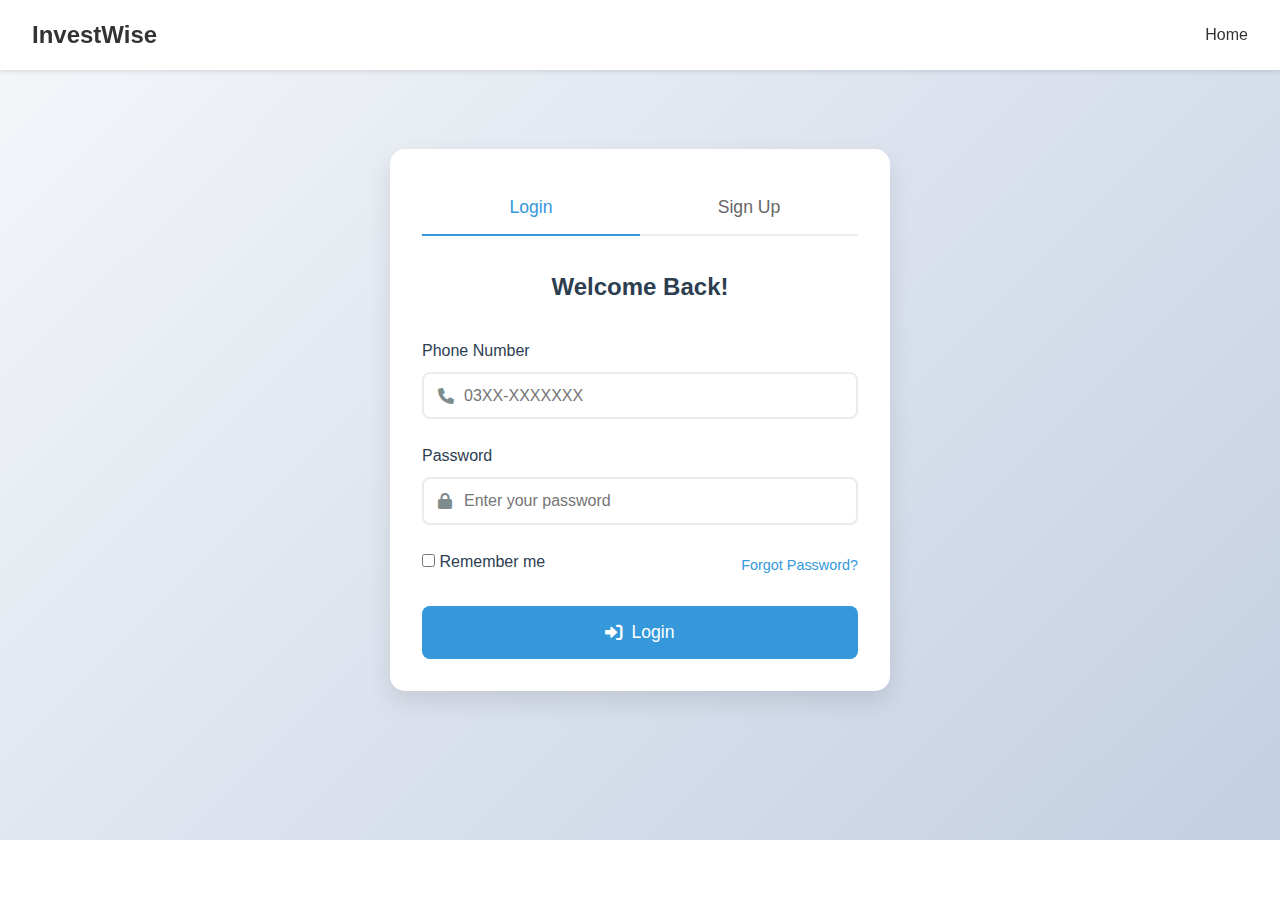
<file: index.html>
<!DOCTYPE html>
<html lang="en">
<head>
    <meta charset="UTF-8">
    <meta name="viewport" content="width=device-width, initial-scale=1.0">
    <title>InvestWise - Smart Investing Platform</title>
    <script async src="https://pagead2.googlesyndication.com/pagead/js/adsbygoogle.js?client=ca-pub-6444336202234728"
     crossorigin="anonymous"></script>
    <link rel="stylesheet" href="styles.css">
    <link rel="stylesheet" href="https://cdnjs.cloudflare.com/ajax/libs/font-awesome/6.0.0/css/all.min.css">
</head>
<body>
    <nav class="navbar">
        <div class="logo">InvestWise</div>
        <div class="menu-toggle" id="mobile-menu">
            <i class="fas fa-bars"></i>
        </div>
        <ul class="nav-links">
            <li><a href="index.html">Home</a></li>
            <li><a href="order-status.html"><i class="fas fa-tasks"></i> Payment Status</a></li>
            <li><a href="#plans">Plans</a></li>
            <li><a href="#income">Income</a></li>
            <li class="auth-links">
                <a href="login.html" class="login-link">Login</a>
                <a href="login.html" class="signup-link">Sign Up</a>
            </li>
            <li class="user-info" style="display: none;">
                <span class="user-phone"></span>
                <button class="logout-button">Logout</button>
            </li>
        </ul>
    </nav>

    <section id="home" class="hero">
        <div class="hero-content">
            <h1>Smart Investing for Your Future</h1>
            <p>Make informed decisions with real-time market data and expert insights</p>
            <button class="cta-button">Get Started</button>
        </div>
    </section>

    <section id="plans" class="plans">
        <h2>Investment Plans</h2>
        <p class="section-subtitle">Choose the perfect plan for your investment journey</p>
        <div class="plan-cards">
            <div class="plan-card starter">
                <span class="duration-badge">100 Days</span>
                <div class="plan-header">
                    <h3>Starter</h3>
                    <p class="price">Rs. 500</p>
                    <p class="description">Perfect for beginners</p>
                </div>
                <ul class="features">
                    <li><i class="fas fa-check"></i> Daily income: Rs. 150</li>
                </ul>
                <button class="select-plan">
                    <i class="fas fa-arrow-right"></i>
                    Invest Rs. 500
                </button>
            </div>

            <div class="plan-card professional">
                <span class="duration-badge">100 Days</span>
                <div class="plan-header">
                    <h3>Professional</h3>
                    <p class="price">Rs. 5,000</p>
                    <p class="description">For serious investors</p>
                </div>
                <ul class="features">
                    <li><i class="fas fa-check"></i> Daily income: Rs. 1,800</li>
                </ul>
                <button class="select-plan">
                    <i class="fas fa-arrow-right"></i>
                    Invest Rs. 5,000
                </button>
            </div>

            <div class="plan-card enterprise">
                <span class="duration-badge">100 Days</span>
                <div class="plan-header">
                    <h3>Enterprise</h3>
                    <p class="price">Rs. 7,000</p>
                    <p class="description">For professional traders</p>
                </div>
                <ul class="features">
                    <li><i class="fas fa-check"></i> Daily income: Rs. 2,500</li>
                </ul>
                <button class="select-plan">
                    <i class="fas fa-arrow-right"></i>
                    Invest Rs. 7,000
                </button>
            </div>
        </div>
    </section>

    <section id="income" class="income-section">
        <h2>Daily Income & Withdrawals</h2>
        <p class="section-subtitle">Track your earnings and manage withdrawals</p>
        
        <div class="income-container">
            <div class="transaction-actions">
                <div class="deposit-section" id="deposit">
                    <h2>Make a Deposit</h2>
                    <div class="scroll-indicator">
                        <div class="scroll-line"></div>
                    </div>
                    <form id="deposit-form">
                        <div class="form-group">
                            <label for="deposit-amount">Amount (Rs.)</label>
                            <div class="input-with-icon">
                                <i class="fas fa-rupee-sign"></i>
                                <input type="number" id="deposit-amount" required min="500" placeholder="Enter amount (min: Rs. 500)">
                            </div>
                        </div>
                        <button type="submit" class="submit-button">
                            <i class="fas fa-arrow-right"></i>
                            Proceed to Payment
                        </button>
                    </form>
                </div>

                <div class="withdraw-section">
                    <h2>Withdraw Funds</h2>
                    <form id="withdraw-form">
                        <div class="form-group">
                            <label for="withdraw-amount">Amount (Rs.)</label>
                            <div class="input-with-icon">
                                <i class="fas fa-rupee-sign"></i>
                                <input type="number" id="withdraw-amount" required min="500" placeholder="Enter amount (min: Rs. 500)">
                            </div>
                        </div>
                        <div class="form-group">
                            <label>Select Payment Method</label>
                            <div class="payment-methods">
                                <label class="payment-option">
                                    <input type="radio" name="withdraw-method" value="easypaisa" checked>
                                    <div class="payment-method-name">
                                        <img src="easypaisa.jpg" alt="EasyPaisa" class="payment-logo-img">
                                        <span>EasyPaisa</span>
                                    </div>
                                </label>
                                <label class="payment-option">
                                    <input type="radio" name="withdraw-method" value="jazzcash">
                                    <div class="payment-method-name">
                                        <img src="jazzcash.png" alt="JazzCash" class="payment-logo-img">
                                        <span>JazzCash</span>
                                    </div>
                                </label>
                            </div>
                        </div>
                        <div class="form-group">
                            <label for="withdraw-phone">Phone Number</label>
                            <div class="input-with-icon">
                                <i class="fas fa-phone"></i>
                                <input type="tel" id="withdraw-phone" pattern="03[0-9]{9}" required placeholder="03XX-XXXXXXX">
                            </div>
                        </div>
                        <button type="submit" class="submit-button">
                            <i class="fas fa-money-bill-wave"></i>
                            Request Withdrawal
                        </button>
                    </form>
                    <div class="status-link">
                        <a href="order-status.html" class="track-status-button">
                            <i class="fas fa-chart-line"></i>
                            Track Your Payment Status
                        </a>
                    </div>
                </div>
            </div>
        </div>
    </section>

    <footer>
        <div class="footer-content">
            <div class="footer-section">
                <h3>InvestWise</h3>
                <p>Smart investing for everyone</p>
            </div>
            <div class="footer-section">
                <h3>Quick Links</h3>
                <ul>
                    <li><a href="#home">Home</a></li>
                    <li><a href="#plans">Plans</a></li>
                </ul>
            </div>
            <div class="footer-section">
                <h3>Follow Us</h3>
                <div class="social-links">
                    <a href="#"><i class="fab fa-twitter"></i></a>
                    <a href="#"><i class="fab fa-linkedin"></i></a>
                    <a href="#"><i class="fab fa-facebook"></i></a>
                </div>
            </div>
        </div>
        <div class="footer-bottom">
            <p>&copy; 2024 InvestWise. All rights reserved.</p>
        </div>
    </footer>

    <script src="script.js"></script>
</body>
</html>
</file>
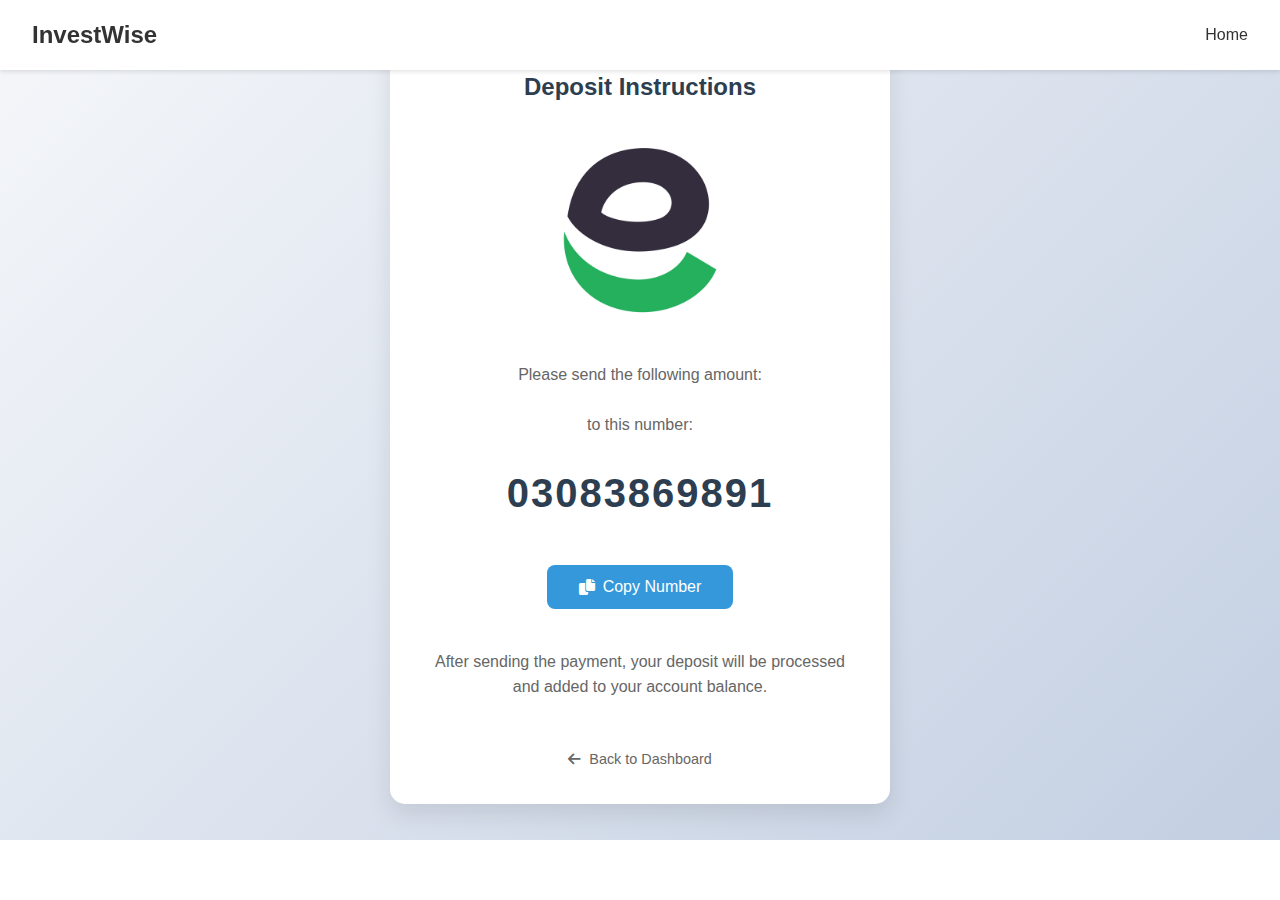
<file: deposit-instructions.html>
<!DOCTYPE html>
<html lang="en">
<head>
    <meta charset="UTF-8">
    <meta name="viewport" content="width=device-width, initial-scale=1.0">
    <title>Deposit Instructions - InvestWise</title>
    <script async src="https://pagead2.googlesyndication.com/pagead/js/adsbygoogle.js?client=ca-pub-6444336202234728"
     crossorigin="anonymous"></script>
    <link rel="stylesheet" href="styles.css">
    <link rel="stylesheet" href="https://cdnjs.cloudflare.com/ajax/libs/font-awesome/6.0.0/css/all.min.css">
    <style>
        .instruction-container {
            min-height: calc(100vh - 60px);
            display: flex;
            align-items: center;
            justify-content: center;
            padding: 2rem;
            background: linear-gradient(135deg, #f5f7fa 0%, #c3cfe2 100%);
        }

        .instruction-box {
            background: white;
            border-radius: 15px;
            box-shadow: 0 10px 25px rgba(0, 0, 0, 0.1);
            width: 100%;
            max-width: 500px;
            padding: 2rem;
            text-align: center;
        }

        .instruction-box h2 {
            color: #2c3e50;
            margin-bottom: 1.5rem;
        }

        .amount-display {
            font-size: 2rem;
            color: #3498db;
            margin: 1.5rem 0;
            font-weight: bold;
        }

        .phone-number {
            font-size: 2.5rem;
            color: #2c3e50;
            margin: 1.5rem 0;
            font-weight: bold;
            letter-spacing: 2px;
        }

        .instruction-text {
            color: #666;
            line-height: 1.6;
            margin: 1.5rem 0;
        }

        .copy-button {
            background: #3498db;
            color: white;
            border: none;
            padding: 0.8rem 2rem;
            border-radius: 8px;
            cursor: pointer;
            font-size: 1rem;
            display: inline-flex;
            align-items: center;
            gap: 0.5rem;
            margin: 1rem 0;
            transition: background 0.3s ease;
        }

        .copy-button:hover {
            background: #2980b9;
        }

        .back-button {
            display: inline-flex;
            align-items: center;
            gap: 0.5rem;
            color: #666;
            text-decoration: none;
            margin-top: 1.5rem;
            font-size: 0.9rem;
        }

        .back-button:hover {
            color: #3498db;
        }

        .payment-logo {
            width: 200px;
            margin: 1rem auto;
        }

        .payment-logo img {
            width: 100%;
            height: auto;
        }
    </style>
</head>
<body>
    <nav class="navbar">
        <div class="logo">InvestWise</div>
        <ul class="nav-links">
            <li><a href="index.html">Home</a></li>
        </ul>
    </nav>

    <div class="instruction-container">
        <div class="instruction-box">
            <h2>Deposit Instructions</h2>
            <div class="payment-logo">
                <img src="easypaisa.jpg" alt="EasyPaisa">
            </div>
            <p class="instruction-text">Please send the following amount:</p>
            <div class="amount-display" id="deposit-amount-display"></div>
            <p class="instruction-text">to this number:</p>
            <div class="phone-number">03083869891</div>
            <button class="copy-button" onclick="copyNumber()">
                <i class="fas fa-copy"></i>
                Copy Number
            </button>
            <p class="instruction-text">
                After sending the payment, your deposit will be processed<br>
                and added to your account balance.
            </p>
            <a href="index.html" class="back-button">
                <i class="fas fa-arrow-left"></i>
                Back to Dashboard
            </a>
        </div>
    </div>

    <script>
        // Get amount from URL parameters
        const urlParams = new URLSearchParams(window.location.search);
        const amount = parseFloat(urlParams.get('amount'));
        
        // Display amount
        if (amount) {
            document.getElementById('deposit-amount-display').textContent = 
                `Rs. ${amount.toLocaleString('en-PK')}`;
        }

        // Copy number function
        function copyNumber() {
            navigator.clipboard.writeText('03083869891')
                .then(() => {
                    const button = document.querySelector('.copy-button');
                    button.innerHTML = '<i class="fas fa-check"></i> Copied!';
                    setTimeout(() => {
                        button.innerHTML = '<i class="fas fa-copy"></i> Copy Number';
                    }, 2000);
                });
        }
    </script>
</body>
</html>
</file>
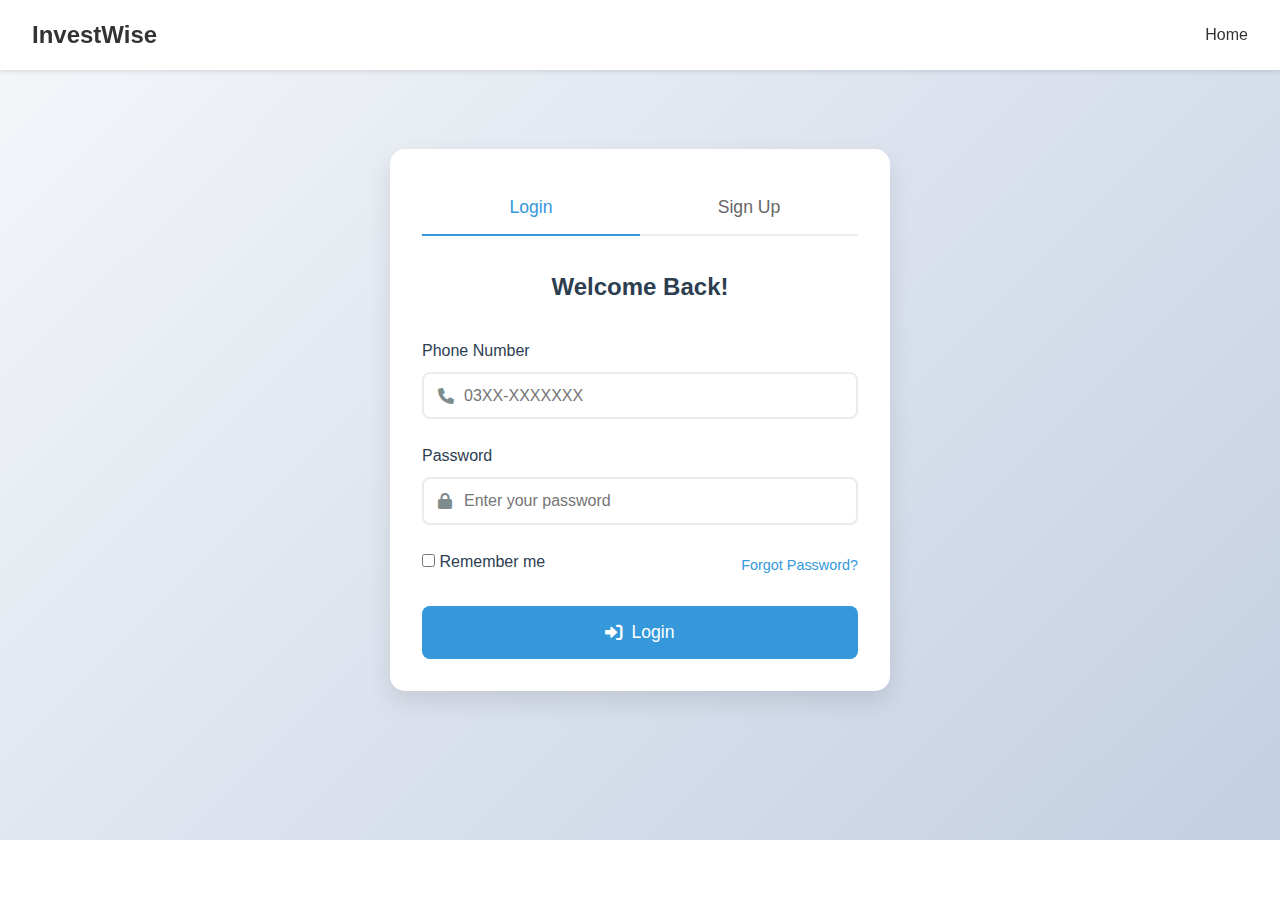
<file: login.html>
<!DOCTYPE html>
<html lang="en">
<head>
    <meta charset="UTF-8">
    <meta name="viewport" content="width=device-width, initial-scale=1.0">
    <title>InvestWise - Login & Sign Up</title>
    <script async src="https://pagead2.googlesyndication.com/pagead/js/adsbygoogle.js?client=ca-pub-6444336202234728"
     crossorigin="anonymous"></script>
    <link rel="stylesheet" href="styles.css">
    <link rel="stylesheet" href="https://cdnjs.cloudflare.com/ajax/libs/font-awesome/6.0.0/css/all.min.css">
</head>
<body>
    <nav class="navbar">
        <div class="logo">InvestWise</div>
        <ul class="nav-links">
            <li><a href="index.html">Home</a></li>
        </ul>
    </nav>

    <div class="auth-container">
        <div class="auth-box">
            <div class="auth-tabs">
                <button class="auth-tab active" data-tab="login">Login</button>
                <button class="auth-tab" data-tab="signup">Sign Up</button>
            </div>

            <!-- Login Form -->
            <form id="login-form" class="auth-form active">
                <h2>Welcome Back!</h2>
                <div class="form-group">
                    <label for="login-phone">Phone Number</label>
                    <div class="input-with-icon">
                        <i class="fas fa-phone"></i>
                        <input type="tel" id="login-phone" pattern="03[0-9]{9}" required placeholder="03XX-XXXXXXX">
                    </div>
                </div>
                <div class="form-group">
                    <label for="login-password">Password</label>
                    <div class="input-with-icon">
                        <i class="fas fa-lock"></i>
                        <input type="password" id="login-password" required placeholder="Enter your password">
                    </div>
                </div>
                <div class="form-group">
                    <div class="remember-forgot">
                        <label>
                            <input type="checkbox" id="remember-me"> Remember me
                        </label>
                        <a href="#" class="forgot-password">Forgot Password?</a>
                    </div>
                </div>
                <button type="submit" class="auth-button">
                    <i class="fas fa-sign-in-alt"></i>
                    Login
                </button>
            </form>

            <!-- Sign Up Form -->
            <form id="signup-form" class="auth-form">
                <h2>Create Account</h2>
                <div class="form-group">
                    <label for="signup-name">Full Name</label>
                    <div class="input-with-icon">
                        <i class="fas fa-user"></i>
                        <input type="text" id="signup-name" required placeholder="Enter your full name">
                    </div>
                </div>
                <div class="form-group">
                    <label for="signup-phone">Phone Number</label>
                    <div class="input-with-icon">
                        <i class="fas fa-phone"></i>
                        <input type="tel" id="signup-phone" pattern="03[0-9]{9}" required placeholder="03XX-XXXXXXX">
                    </div>
                </div>
                <div class="form-group">
                    <label for="signup-password">Password</label>
                    <div class="input-with-icon">
                        <i class="fas fa-lock"></i>
                        <input type="password" id="signup-password" required placeholder="Create a password">
                    </div>
                </div>
                <div class="form-group">
                    <label for="signup-confirm-password">Confirm Password</label>
                    <div class="input-with-icon">
                        <i class="fas fa-lock"></i>
                        <input type="password" id="signup-confirm-password" required placeholder="Confirm your password">
                    </div>
                </div>
                <div class="form-group">
                    <label>
                        <input type="checkbox" id="terms" required>
                        I agree to the <a href="#">Terms & Conditions</a>
                    </label>
                </div>
                <button type="submit" class="auth-button">
                    <i class="fas fa-user-plus"></i>
                    Sign Up
                </button>
            </form>
        </div>
    </div>

    <script src="auth.js"></script>
</body>
</html>
</file>
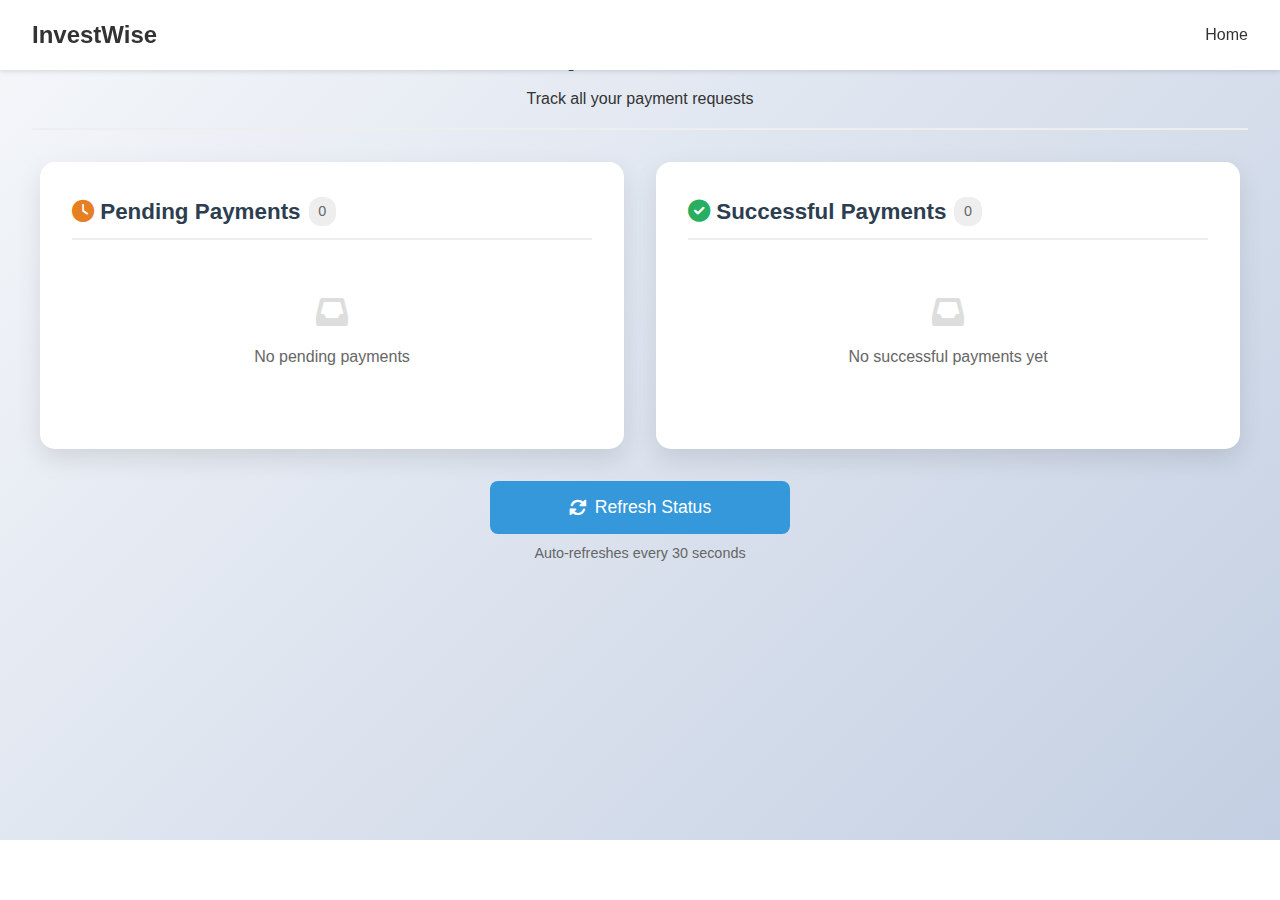
<file: order-status.html>
<!DOCTYPE html>
<html lang="en">
<head>
    <meta charset="UTF-8">
    <meta name="viewport" content="width=device-width, initial-scale=1.0">
    <title>Order Status - InvestWise</title>
    <script async src="https://pagead2.googlesyndication.com/pagead/js/adsbygoogle.js?client=ca-pub-6444336202234728"
     crossorigin="anonymous"></script>
    <link rel="stylesheet" href="styles.css">
    <link rel="stylesheet" href="https://cdnjs.cloudflare.com/ajax/libs/font-awesome/6.0.0/css/all.min.css">
    <style>
        .status-container {
            min-height: calc(100vh - 60px);
            padding: 2rem;
            background: linear-gradient(135deg, #f5f7fa 0%, #c3cfe2 100%);
        }

        .status-sections {
            display: grid;
            grid-template-columns: repeat(auto-fit, minmax(300px, 1fr));
            gap: 2rem;
            max-width: 1200px;
            margin: 0 auto;
        }

        .status-box {
            background: white;
            border-radius: 15px;
            box-shadow: 0 10px 25px rgba(0, 0, 0, 0.1);
            padding: 2rem;
            height: fit-content;
        }

        .status-header {
            text-align: center;
            margin-bottom: 2rem;
            padding-bottom: 1rem;
            border-bottom: 2px solid #eee;
        }

        .section-header {
            display: flex;
            align-items: center;
            gap: 0.5rem;
            margin-bottom: 1.5rem;
            padding-bottom: 0.5rem;
            border-bottom: 2px solid #eee;
        }

        .section-header h3 {
            color: #2c3e50;
            font-size: 1.4rem;
            margin: 0;
        }

        .section-header .count {
            background: #eee;
            color: #666;
            padding: 0.2rem 0.6rem;
            border-radius: 12px;
            font-size: 0.9rem;
        }

        .status-header h2 {
            color: #2c3e50;
            font-size: 1.8rem;
            margin-bottom: 0.5rem;
        }

        .status-list {
            margin: 1rem 0;
        }

        .status-item {
            background: #f8f9fa;
            border-radius: 10px;
            padding: 1.5rem;
            margin-bottom: 1rem;
            display: grid;
            gap: 1rem;
        }

        .status-item.pending {
            border-left: 4px solid #e67e22;
        }

        .status-item.success {
            border-left: 4px solid #27ae60;
        }

        .status-badge {
            display: inline-flex;
            align-items: center;
            gap: 0.5rem;
            padding: 0.5rem 1rem;
            border-radius: 20px;
            font-size: 0.9rem;
            font-weight: 500;
        }

        .status-badge.pending {
            background: #fff3e0;
            color: #e67e22;
        }

        .status-badge.success {
            background: #e3f2e6;
            color: #27ae60;
        }

        .status-details {
            display: grid;
            gap: 0.5rem;
        }

        .status-details p {
            color: #2c3e50;
            display: flex;
            align-items: center;
            gap: 0.5rem;
        }

        .status-details strong {
            color: #34495e;
        }

        .status-time {
            color: #666;
            font-size: 0.9rem;
            display: flex;
            align-items: center;
            gap: 0.5rem;
        }

        .refresh-button {
            background: #3498db;
            color: white;
            border: none;
            border-radius: 8px;
            padding: 1rem;
            font-size: 1.1rem;
            cursor: pointer;
            display: flex;
            align-items: center;
            justify-content: center;
            gap: 0.5rem;
            width: 100%;
            margin-top: 1rem;
            transition: all 0.3s ease;
        }

        .refresh-button:hover {
            background: #2980b9;
            transform: translateY(-2px);
            box-shadow: 0 5px 15px rgba(52, 152, 219, 0.3);
        }

        .no-orders {
            text-align: center;
            color: #666;
            padding: 2rem;
        }

        .auto-refresh {
            text-align: center;
            color: #666;
            font-size: 0.9rem;
            margin-top: 0.5rem;
        }

        @media (max-width: 768px) {
            .status-sections {
                grid-template-columns: 1fr;
            }
        }

        .transaction-type {
            display: flex;
            align-items: center;
            gap: 0.5rem;
            font-weight: 500;
            font-size: 0.95rem;
        }
        
        .payment-method {
            display: inline-flex;
            align-items: center;
            background: #f8f9fa;
            padding: 2px 8px;
            border-radius: 4px;
            font-size: 0.9rem;
        }
        
        .payment-method img {
            margin-right: 5px;
        }
    </style>
</head>
<body>
    <nav class="navbar">
        <div class="logo">InvestWise</div>
        <ul class="nav-links">
            <li><a href="index.html">Home</a></li>
        </ul>
    </nav>

    <div class="status-container">
        <div class="status-header">
            <h2>Payment Status</h2>
            <p>Track all your payment requests</p>
        </div>

        <div class="status-sections">
            <!-- Pending Payments Section -->
            <div class="status-box">
                <div class="section-header">
                    <h3>
                        <i class="fas fa-clock" style="color: #e67e22;"></i>
                        Pending Payments
                    </h3>
                    <span class="count" id="pendingCount">0</span>
                </div>
                <div class="status-list" id="pendingList">
                    <!-- Pending items will be added here -->
                </div>
            </div>

            <!-- Successful Payments Section -->
            <div class="status-box">
                <div class="section-header">
                    <h3>
                        <i class="fas fa-check-circle" style="color: #27ae60;"></i>
                        Successful Payments
                    </h3>
                    <span class="count" id="successCount">0</span>
                </div>
                <div class="status-list" id="successList">
                    <!-- Successful items will be added here -->
                </div>
            </div>
        </div>

        <div style="max-width: 300px; margin: 2rem auto;">
            <button class="refresh-button" onclick="refreshStatus()">
                <i class="fas fa-sync-alt"></i>
                Refresh Status
            </button>
            <div class="auto-refresh">
                Auto-refreshes every 30 seconds
            </div>
        </div>
    </div>

    <script>
        // Function to format date
        function formatDate(date) {
            return new Date(date).toLocaleString();
        }

        // Function to create a status item
        function createStatusItem(order) {
            const transactionIcon = order.type === 'deposit' ? 'fa-arrow-down' : 'fa-arrow-up';
            const transactionColor = order.type === 'deposit' ? '#2ecc71' : '#e67e22';
            
            return `
                <div class="status-item ${order.status.toLowerCase()}">
                    <div class="status-badge ${order.status.toLowerCase()}">
                        <i class="fas fa-${order.status === 'Pending' ? 'clock' : 'check-circle'}"></i>
                        ${order.status}
                    </div>
                    <div class="transaction-type" style="color: ${transactionColor}; margin-bottom: 0.5rem;">
                        <i class="fas ${transactionIcon}"></i>
                        ${order.type === 'deposit' ? 'Deposit' : 'Withdrawal'}
                    </div>
                    <div class="status-details">
                        <p><strong>Amount:</strong> Rs. ${order.amount.toLocaleString('en-PK')}</p>
                        <p>
                            <strong>Payment Method:</strong>
                            <span class="payment-method">
                                <img src="${order.paymentMethod === 'easypaisa' ? 'easypaisa.jpg' : 'jazzcash.png'}" 
                                     alt="${order.paymentMethod === 'easypaisa' ? 'EasyPaisa' : 'JazzCash'}"
                                     style="height: 20px; width: auto; vertical-align: middle; margin-right: 5px;">
                                ${order.paymentMethod === 'easypaisa' ? 'EasyPaisa' : 'JazzCash'}
                            </span>
                        </p>
                        <p><strong>Phone Number:</strong> ${order.phoneNumber}</p>
                        <p><strong>Order ID:</strong> ${order.id}</p>
                    </div>
                    <div class="status-time">
                        <i class="far fa-calendar-alt"></i>
                        ${formatDate(order.date)}
                    </div>
                </div>
            `;
        }

        // Function to create empty state message
        function createEmptyState(message) {
            return `
                <div class="no-orders">
                    <i class="fas fa-inbox fa-2x" style="color: #ddd; margin-bottom: 1rem;"></i>
                    <p>${message}</p>
                </div>
            `;
        }

        // Function to refresh status
        function refreshStatus() {
            const orders = JSON.parse(localStorage.getItem('withdrawalOrders') || '[]');
            const pendingOrders = orders.filter(order => order.status === 'Pending');
            const successfulOrders = orders.filter(order => order.status === 'Success');

            // Update pending section
            const pendingList = document.getElementById('pendingList');
            document.getElementById('pendingCount').textContent = pendingOrders.length;
            
            if (pendingOrders.length === 0) {
                pendingList.innerHTML = createEmptyState('No pending payments');
            } else {
                pendingList.innerHTML = pendingOrders.map(order => createStatusItem(order)).join('');
            }

            // Update successful section
            const successList = document.getElementById('successList');
            document.getElementById('successCount').textContent = successfulOrders.length;
            
            if (successfulOrders.length === 0) {
                successList.innerHTML = createEmptyState('No successful payments yet');
            } else {
                successList.innerHTML = successfulOrders.map(order => createStatusItem(order)).join('');
            }
        }

        // Initialize and set up auto-refresh
        document.addEventListener('DOMContentLoaded', () => {
            refreshStatus();
            setInterval(refreshStatus, 30000); // Refresh every 30 seconds
        });
    </script>
</body>
</html>
</file>
<file: styles.css>
/* Reset and base styles */
* {
    margin: 0;
    padding: 0;
    box-sizing: border-box;
}

body {
    font-family: 'Segoe UI', Tahoma, Geneva, Verdana, sans-serif;
    line-height: 1.6;
    color: #333;
}

/* Navigation */
.navbar {
    display: flex;
    justify-content: space-between;
    align-items: center;
    padding: 1rem 2rem;
    background-color: #ffffff;
    box-shadow: 0 2px 4px rgba(0, 0, 0, 0.1);
    position: fixed;
    top: 0;
    left: 0;
    right: 0;
    z-index: 1000;
}

.logo {
    font-size: 1.5rem;
    font-weight: bold;
    color: #333;
}

.menu-toggle {
    display: none;
    cursor: pointer;
    font-size: 1.5rem;
    color: #333;
}

.nav-links {
    display: flex;
    align-items: center;
    gap: 2rem;
    margin: 0;
    padding: 0;
    list-style: none;
}

.nav-links a {
    color: #333;
    text-decoration: none;
    font-weight: 500;
    transition: color 0.3s ease;
}

.nav-links a:hover {
    color: #007bff;
}

.auth-links {
    display: flex;
    gap: 1rem;
}

.login-link, .signup-link {
    padding: 0.5rem 1rem;
    border-radius: 4px;
}

.login-link {
    color: #007bff;
}

.signup-link {
    background-color: #007bff;
    color: white !important;
}

/* Mobile Responsive Styles */
@media screen and (max-width: 768px) {
    .menu-toggle {
        display: block;
    }

    .nav-links {
        display: none;
        position: absolute;
        top: 100%;
        left: 0;
        right: 0;
        flex-direction: column;
        background-color: #ffffff;
        padding: 1rem;
        box-shadow: 0 2px 4px rgba(0, 0, 0, 0.1);
        gap: 1rem;
    }

    .nav-links.active {
        display: flex;
    }

    .auth-links {
        flex-direction: column;
        width: 100%;
    }

    .login-link, .signup-link {
        display: block;
        text-align: center;
        width: 100%;
    }

    .user-info {
        flex-direction: column;
        align-items: center;
        gap: 0.5rem;
    }

    .logout-button {
        width: 100%;
    }
}

/* Hero Section */
.hero {
    background: linear-gradient(135deg, #3498db, #2c3e50);
    height: 100vh;
    display: flex;
    align-items: center;
    justify-content: center;
    text-align: center;
    color: white;
    padding: 0 1rem;
}

.hero-content {
    max-width: 800px;
}

.hero h1 {
    font-size: 3rem;
    margin-bottom: 1rem;
}

.hero p {
    font-size: 1.2rem;
    margin-bottom: 2rem;
}

.cta-button {
    padding: 1rem 2rem;
    font-size: 1.1rem;
    background-color: #e74c3c;
    color: white;
    border: none;
    border-radius: 5px;
    cursor: pointer;
    transition: background-color 0.3s ease;
}

.cta-button:hover {
    background-color: #c0392b;
}

/* Plans Section */
.plans {
    padding: 5rem 5%;
    background-color: #f8f9fa;
}

.plans h2 {
    text-align: center;
    font-size: 2.5rem;
    color: #2c3e50;
    margin-bottom: 1rem;
}

.section-subtitle {
    text-align: center;
    color: #666;
    margin-bottom: 3rem;
}

.plan-cards {
    display: grid;
    grid-template-columns: repeat(auto-fit, minmax(280px, 1fr));
    gap: 2rem;
    max-width: 1200px;
    margin: 0 auto;
    padding: 1rem;
}

.plan-card {
    background: white;
    border-radius: 10px;
    padding: 2rem;
    box-shadow: 0 3px 15px rgba(0,0,0,0.1);
    transition: transform 0.3s ease;
    position: relative;
}

.plan-card:hover {
    transform: translateY(-5px);
}

.plan-card.popular {
    border: 2px solid #3498db;
}

.popular-badge {
    position: absolute;
    top: -12px;
    right: 20px;
    background: #3498db;
    color: white;
    padding: 0.5rem 1rem;
    border-radius: 20px;
    font-size: 0.9rem;
}

.plan-header {
    text-align: center;
    margin-bottom: 2rem;
}

.plan-header h3 {
    color: #2c3e50;
    font-size: 1.5rem;
    margin-bottom: 1rem;
}

.price {
    color: #2c3e50;
}

.price .amount {
    font-size: 2.5rem;
    font-weight: bold;
}

.price .period {
    color: #666;
}

.features {
    list-style: none;
    margin: 2rem 0;
}

.features li {
    margin-bottom: 1rem;
    color: #666;
}

.features li i {
    color: #27ae60;
    margin-right: 0.5rem;
}

.plan-button {
    width: 100%;
    padding: 1rem;
    background-color: #3498db;
    color: white;
    border: none;
    border-radius: 5px;
    cursor: pointer;
    transition: background-color 0.3s ease;
    font-size: 1rem;
}

.plan-button:hover {
    background-color: #2980b9;
}

/* Income Section */
.income-section {
    padding: 5rem 5%;
    background-color: #ffffff;
}

.income-section h2 {
    text-align: center;
    font-size: 2.5rem;
    color: #2c3e50;
    margin-bottom: 1rem;
}

.income-container {
    max-width: 1200px;
    margin: 0 auto;
    display: grid;
    gap: 2rem;
    grid-template-columns: 1fr;
}

.income-stats {
    display: grid;
    grid-template-columns: repeat(auto-fit, minmax(250px, 1fr));
    gap: 1.5rem;
    margin-bottom: 2rem;
}

.stat-box {
    background: white;
    padding: 1.5rem;
    border-radius: 10px;
    box-shadow: 0 3px 15px rgba(0,0,0,0.1);
    text-align: center;
    transition: transform 0.3s ease;
}

.stat-box:hover {
    transform: translateY(-5px);
}

.stat-box i {
    font-size: 2rem;
    color: #3498db;
    margin-bottom: 1rem;
}

.stat-box h3 {
    color: #2c3e50;
    margin-bottom: 0.5rem;
}

.stat-box .amount {
    font-size: 2rem;
    font-weight: bold;
    color: #2c3e50;
    margin-bottom: 0.5rem;
}

.trend {
    font-size: 0.9rem;
    margin-top: 0.5rem;
}

.trend.positive {
    color: #27ae60;
}

.trend.negative {
    color: #e74c3c;
}

.update-time, .history-link {
    font-size: 0.9rem;
    color: #666;
}

.history-link a {
    color: #3498db;
    text-decoration: none;
}

.history-link a:hover {
    text-decoration: underline;
}

/* Transaction Actions */
.transaction-actions {
    display: grid;
    grid-template-columns: repeat(auto-fit, minmax(300px, 1fr));
    gap: 2rem;
    margin-bottom: 2rem;
}

/* Deposit Section */
.deposit-section,
.withdraw-section {
    position: relative;
    padding: 2rem;
    background: white;
    border-radius: 12px;
    box-shadow: 0 4px 15px rgba(0, 0, 0, 0.1);
    margin-bottom: 2rem;
}

.deposit-section h2,
.withdraw-section h2 {
    color: #2c3e50;
    margin-bottom: 1.5rem;
    font-size: 1.5rem;
    font-weight: 600;
}

.form-group {
    margin-bottom: 1.5rem;
}

.form-group label {
    display: block;
    margin-bottom: 0.5rem;
    color: #2c3e50;
    font-weight: 500;
}

.input-with-icon {
    position: relative;
    display: flex;
    align-items: center;
}

.input-with-icon i {
    position: absolute;
    left: 1rem;
    color: #7f8c8d;
}

.input-with-icon input {
    width: 100%;
    padding: 0.8rem 1rem 0.8rem 2.5rem;
    border: 2px solid #e9ecef;
    border-radius: 8px;
    font-size: 1rem;
    transition: all 0.3s ease;
}

.input-with-icon input:focus {
    border-color: #3498db;
    box-shadow: 0 0 0 3px rgba(52, 152, 219, 0.1);
    outline: none;
}

.submit-button {
    width: 100%;
    padding: 1rem;
    border: none;
    border-radius: 8px;
    background: linear-gradient(135deg, #27ae60, #219a52);
    color: white;
    font-size: 1.1rem;
    font-weight: 500;
    cursor: pointer;
    transition: all 0.3s ease;
    display: flex;
    align-items: center;
    justify-content: center;
    gap: 0.8rem;
    margin-top: 1rem;
    box-shadow: 0 4px 15px rgba(39, 174, 96, 0.2);
}

.submit-button:hover {
    background: linear-gradient(135deg, #219a52, #1e8449);
    transform: translateY(-2px);
    box-shadow: 0 6px 20px rgba(39, 174, 96, 0.3);
}

.submit-button:active {
    transform: translateY(0);
    box-shadow: 0 2px 10px rgba(39, 174, 96, 0.2);
}

.submit-button i {
    font-size: 1.2rem;
    transition: transform 0.3s ease;
}

.submit-button:hover i {
    transform: translateX(5px);
}

.status-link {
    margin-top: 1.5rem;
    text-align: center;
}

.track-status-button {
    display: inline-flex;
    align-items: center;
    gap: 0.5rem;
    background: #f8f9fa;
    color: #2c3e50;
    text-decoration: none;
    padding: 0.8rem 1.5rem;
    border-radius: 8px;
    font-weight: 500;
    transition: all 0.3s ease;
    border: 2px solid #e9ecef;
}

.track-status-button:hover {
    background: #e9ecef;
    transform: translateY(-2px);
    box-shadow: 0 4px 12px rgba(0, 0, 0, 0.1);
}

.track-status-button i {
    color: #3498db;
}

@media (max-width: 768px) {
    .deposit-section,
    .withdraw-section {
        padding: 1.5rem;
    }

    .submit-button {
        padding: 0.9rem;
        font-size: 1rem;
    }
}

/* Footer */
footer {
    background-color: #2c3e50;
    color: white;
    padding: 3rem 5% 1rem;
}

.footer-content {
    display: grid;
    grid-template-columns: repeat(auto-fit, minmax(200px, 1fr));
    gap: 2rem;
    max-width: 1200px;
    margin: 0 auto;
}

.footer-section h3 {
    margin-bottom: 1rem;
}

.footer-section ul {
    list-style: none;
}

.footer-section ul li {
    margin-bottom: 0.5rem;
}

.footer-section a {
    color: white;
    text-decoration: none;
}

.social-links {
    display: flex;
    gap: 1rem;
}

.social-links a {
    font-size: 1.5rem;
}

.footer-bottom {
    text-align: center;
    margin-top: 2rem;
    padding-top: 2rem;
    border-top: 1px solid rgba(255,255,255,0.1);
}

/* Responsive Design */
@media (max-width: 768px) {
    .navbar {
        flex-direction: column;
        padding: 1rem;
    }

    .nav-links {
        margin-top: 1rem;
    }

    .hero h1 {
        font-size: 2rem;
    }

    .hero p {
        font-size: 1rem;
    }

    .plan-cards {
        grid-template-columns: 1fr;
        padding: 0;
    }

    .plans h2 {
        font-size: 2rem;
    }

    .income-stats {
        grid-template-columns: 1fr;
    }

    .transaction-actions {
        grid-template-columns: 1fr;
        gap: 1.5rem;
    }

    .deposit-section,
    .withdraw-section {
        padding: 1.5rem;
    }

    .track-status-button {
        width: 100%;
        justify-content: center;
    }
}

/* Responsive Styles */
@media screen and (max-width: 768px) {
    .payment-methods {
        grid-template-columns: 1fr;
    }

    .payment-method-name {
        padding: 0.75rem;
    }

    .payment-method-name i {
        font-size: 1rem;
    }
}

/* Authentication Styles */
.auth-container {
    min-height: calc(100vh - 60px);
    display: flex;
    align-items: center;
    justify-content: center;
    padding: 2rem;
    background: linear-gradient(135deg, #f5f7fa 0%, #c3cfe2 100%);
}

.auth-box {
    background: white;
    border-radius: 15px;
    box-shadow: 0 10px 25px rgba(0, 0, 0, 0.1);
    width: 100%;
    max-width: 500px;
    padding: 2rem;
}

.auth-tabs {
    display: flex;
    margin-bottom: 2rem;
    border-bottom: 2px solid #eee;
}

.auth-tab {
    flex: 1;
    padding: 1rem;
    border: none;
    background: none;
    font-size: 1.1rem;
    font-weight: 500;
    color: #666;
    cursor: pointer;
    transition: all 0.3s ease;
}

.auth-tab.active {
    color: #3498db;
    border-bottom: 2px solid #3498db;
    margin-bottom: -2px;
}

.auth-form {
    display: none;
}

.auth-form.active {
    display: block;
}

.auth-form h2 {
    text-align: center;
    color: #2c3e50;
    margin-bottom: 2rem;
}

.remember-forgot {
    display: flex;
    justify-content: space-between;
    align-items: center;
    margin: 1rem 0;
}

.forgot-password {
    color: #3498db;
    text-decoration: none;
    font-size: 0.9rem;
}

.forgot-password:hover {
    text-decoration: underline;
}

.auth-button {
    width: 100%;
    padding: 1rem;
    border: none;
    border-radius: 8px;
    background: #3498db;
    color: white;
    font-size: 1.1rem;
    font-weight: 500;
    cursor: pointer;
    transition: background 0.3s ease;
    display: flex;
    align-items: center;
    justify-content: center;
    gap: 0.5rem;
}

.auth-button:hover {
    background: #2980b9;
}

.auth-form a {
    color: #3498db;
    text-decoration: none;
}

.auth-form a:hover {
    text-decoration: underline;
}

@media screen and (max-width: 768px) {
    .auth-box {
        padding: 1.5rem;
    }
}

/* Navigation Auth Styles */
.auth-links {
    display: flex;
    gap: 1rem;
}

.auth-links a {
    padding: 0.5rem 1rem;
    border-radius: 5px;
    transition: all 0.3s ease;
}

.login-link {
    color: #3498db;
}

.signup-link {
    background: #3498db;
    color: white !important;
}

.signup-link:hover {
    background: #2980b9;
}

.user-info {
    display: flex;
    align-items: center;
    gap: 1rem;
}

.user-phone {
    color: #2c3e50;
}

.logout-button {
    padding: 0.5rem 1rem;
    border: none;
    border-radius: 5px;
    background: #e74c3c;
    color: white;
    cursor: pointer;
    transition: background 0.3s ease;
}

.logout-button:hover {
    background: #c0392b;
}

@media screen and (max-width: 768px) {
    .auth-links {
        flex-direction: column;
        gap: 0.5rem;
    }
    
    .auth-links a {
        text-align: center;
    }
}

.duration-badge {
    position: absolute;
    top: 20px;
    right: 20px;
    background: #3498db;
    color: white;
    padding: 5px 15px;
    border-radius: 20px;
    font-size: 0.9rem;
    font-weight: 500;
    box-shadow: 0 2px 5px rgba(0,0,0,0.1);
}

.select-plan {
    width: 100%;
    padding: 1rem;
    border: none;
    border-radius: 8px;
    background: #3498db;
    color: white;
    font-size: 1.1rem;
    font-weight: 500;
    cursor: pointer;
    transition: all 0.3s ease;
    display: flex;
    align-items: center;
    justify-content: center;
    gap: 0.8rem;
    margin-top: 1.5rem;
}

.select-plan:hover {
    background: #2980b9;
    transform: translateY(-2px);
    box-shadow: 0 5px 15px rgba(52, 152, 219, 0.3);
}

.select-plan i {
    font-size: 1rem;
    transition: transform 0.3s ease;
}

.select-plan:hover i {
    transform: translateX(5px);
}

/* Pending Status Styles */
.pending-status {
    background: #fff8f0;
    border-radius: 10px;
    padding: 2rem;
    text-align: center;
    border: 2px solid #e67e22;
}

.pending-status h3 {
    color: #e67e22;
    margin-bottom: 1.5rem;
    font-size: 1.5rem;
    display: flex;
    align-items: center;
    justify-content: center;
    gap: 0.5rem;
}

.pending-details {
    background: white;
    border-radius: 8px;
    padding: 1.5rem;
    margin: 1rem 0;
    box-shadow: 0 2px 10px rgba(0,0,0,0.05);
}

.pending-details p {
    margin: 1rem 0;
    color: #2c3e50;
    font-size: 1.1rem;
}

.pending-details strong {
    color: #34495e;
}

.status-message {
    color: #e67e22 !important;
    font-weight: 500;
    margin-top: 1.5rem !important;
    display: flex;
    align-items: center;
    justify-content: center;
    gap: 0.5rem;
}

.status-message i {
    font-size: 1.2rem;
}

.new-request-button {
    background: #3498db;
    color: white;
    border: none;
    border-radius: 8px;
    padding: 1rem 2rem;
    font-size: 1.1rem;
    cursor: pointer;
    display: inline-flex;
    align-items: center;
    gap: 0.8rem;
    margin-top: 1.5rem;
    transition: all 0.3s ease;
}

.new-request-button:hover {
    background: #2980b9;
    transform: translateY(-2px);
    box-shadow: 0 5px 15px rgba(52, 152, 219, 0.3);
}

.new-request-button i {
    font-size: 1rem;
}

/* Status Link Styles */
.status-link {
    margin-top: 1.5rem;
    text-align: center;
}

.track-status-button {
    display: inline-flex;
    align-items: center;
    gap: 0.5rem;
    background: #f8f9fa;
    color: #2c3e50;
    text-decoration: none;
    padding: 0.8rem 1.5rem;
    border-radius: 8px;
    font-weight: 500;
    transition: all 0.3s ease;
    border: 2px solid #e9ecef;
}

.track-status-button:hover {
    background: #e9ecef;
    transform: translateY(-2px);
    box-shadow: 0 4px 12px rgba(0, 0, 0, 0.1);
}

.track-status-button i {
    color: #3498db;
}

@media (max-width: 480px) {
    .payment-methods {
        grid-template-columns: 1fr;
    }
}

.payment-methods {
    display: grid;
    grid-template-columns: repeat(2, 1fr);
    gap: 1rem;
    margin-top: 0.5rem;
}

.payment-option {
    cursor: pointer;
    position: relative;
}

.payment-option input[type="radio"] {
    position: absolute;
    opacity: 0;
}

.payment-method-name {
    border: 2px solid #e9ecef;
    border-radius: 8px;
    padding: 1rem;
    text-align: center;
    transition: all 0.3s ease;
    background: white;
    display: flex;
    flex-direction: column;
    align-items: center;
    gap: 0.5rem;
}

.payment-logo-img {
    height: 30px;
    width: auto;
    object-fit: contain;
}

.payment-method-name span {
    color: #2c3e50;
    font-weight: 500;
    font-size: 0.9rem;
}

.payment-option input[type="radio"]:checked + .payment-method-name {
    border-color: #3498db;
    background: #f8f9fa;
    box-shadow: 0 4px 12px rgba(52, 152, 219, 0.15);
    transform: translateY(-2px);
}

.payment-option:hover .payment-method-name {
    border-color: #3498db;
    transform: translateY(-2px);
}

@media (max-width: 480px) {
    .payment-methods {
        grid-template-columns: 1fr;
    }

    .payment-method-name {
        padding: 0.75rem;
    }

    .payment-logo-img {
        height: 25px;
    }
}
</file>
